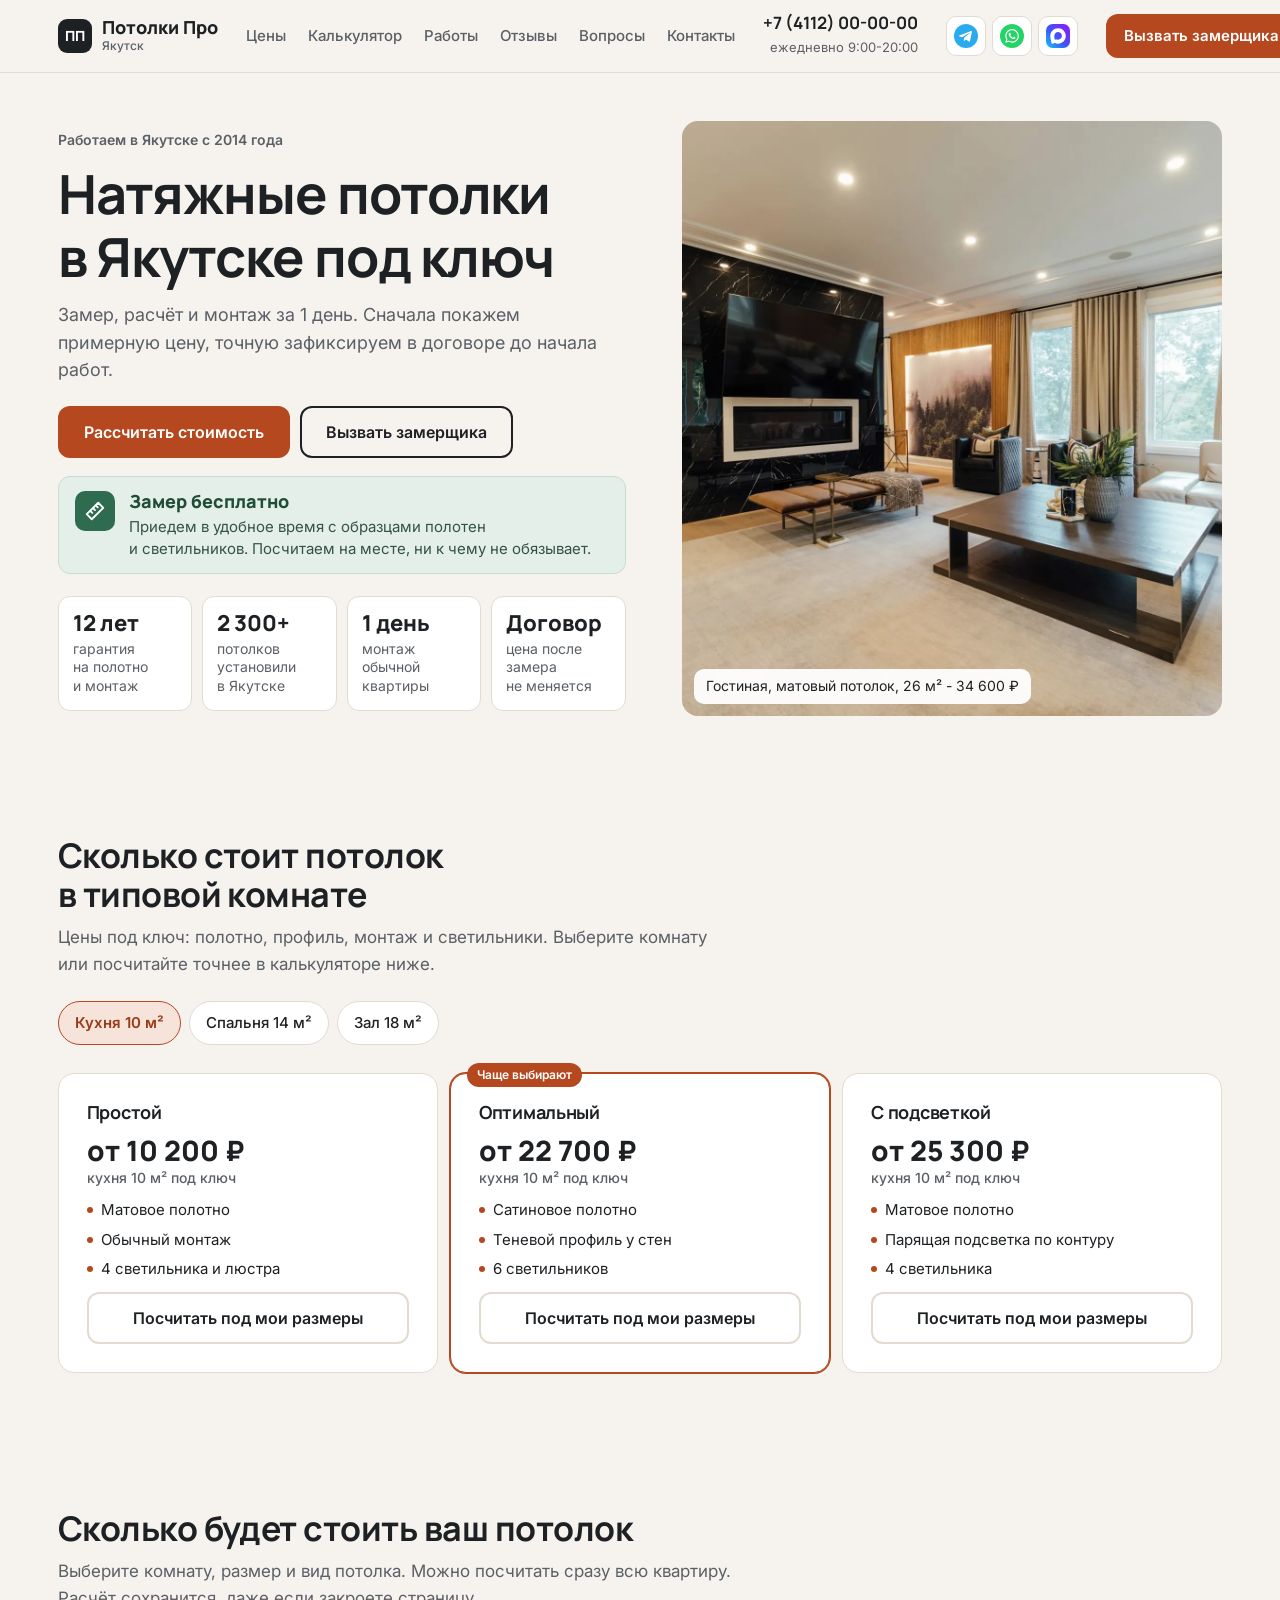
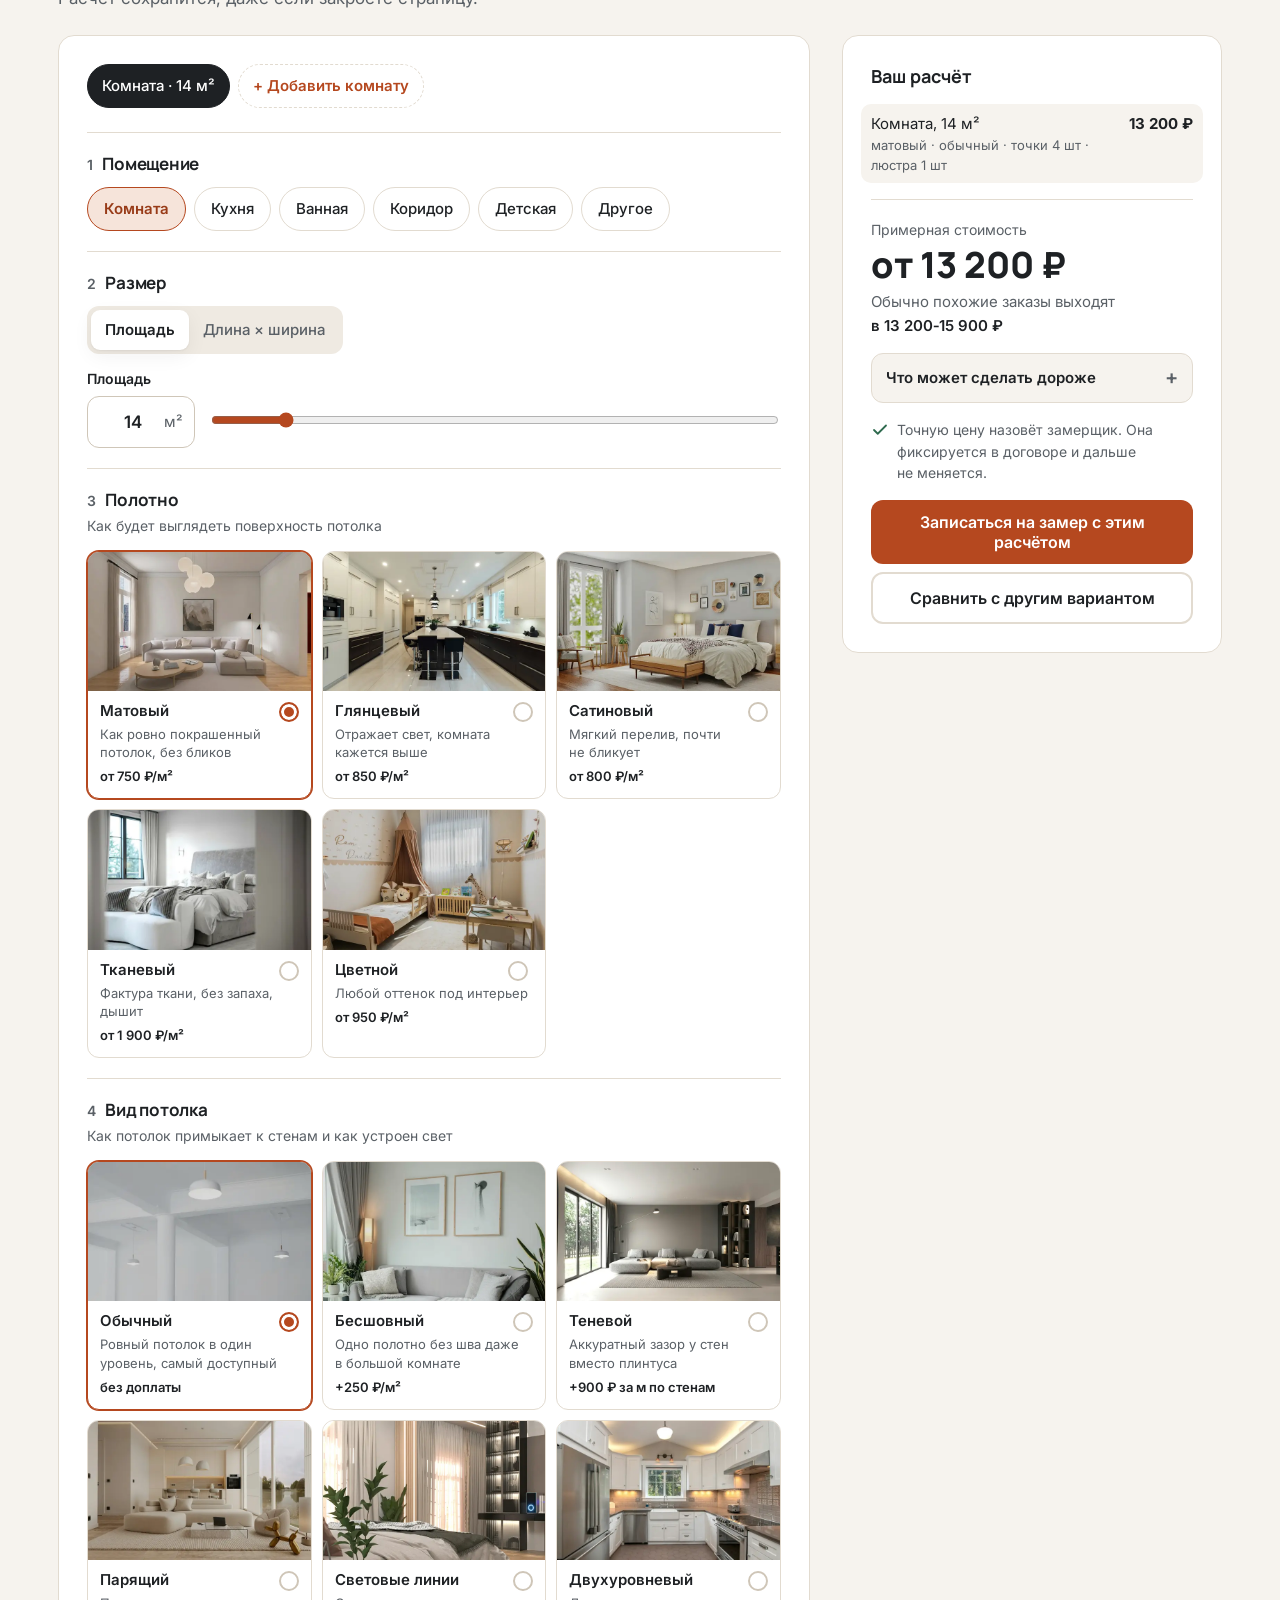
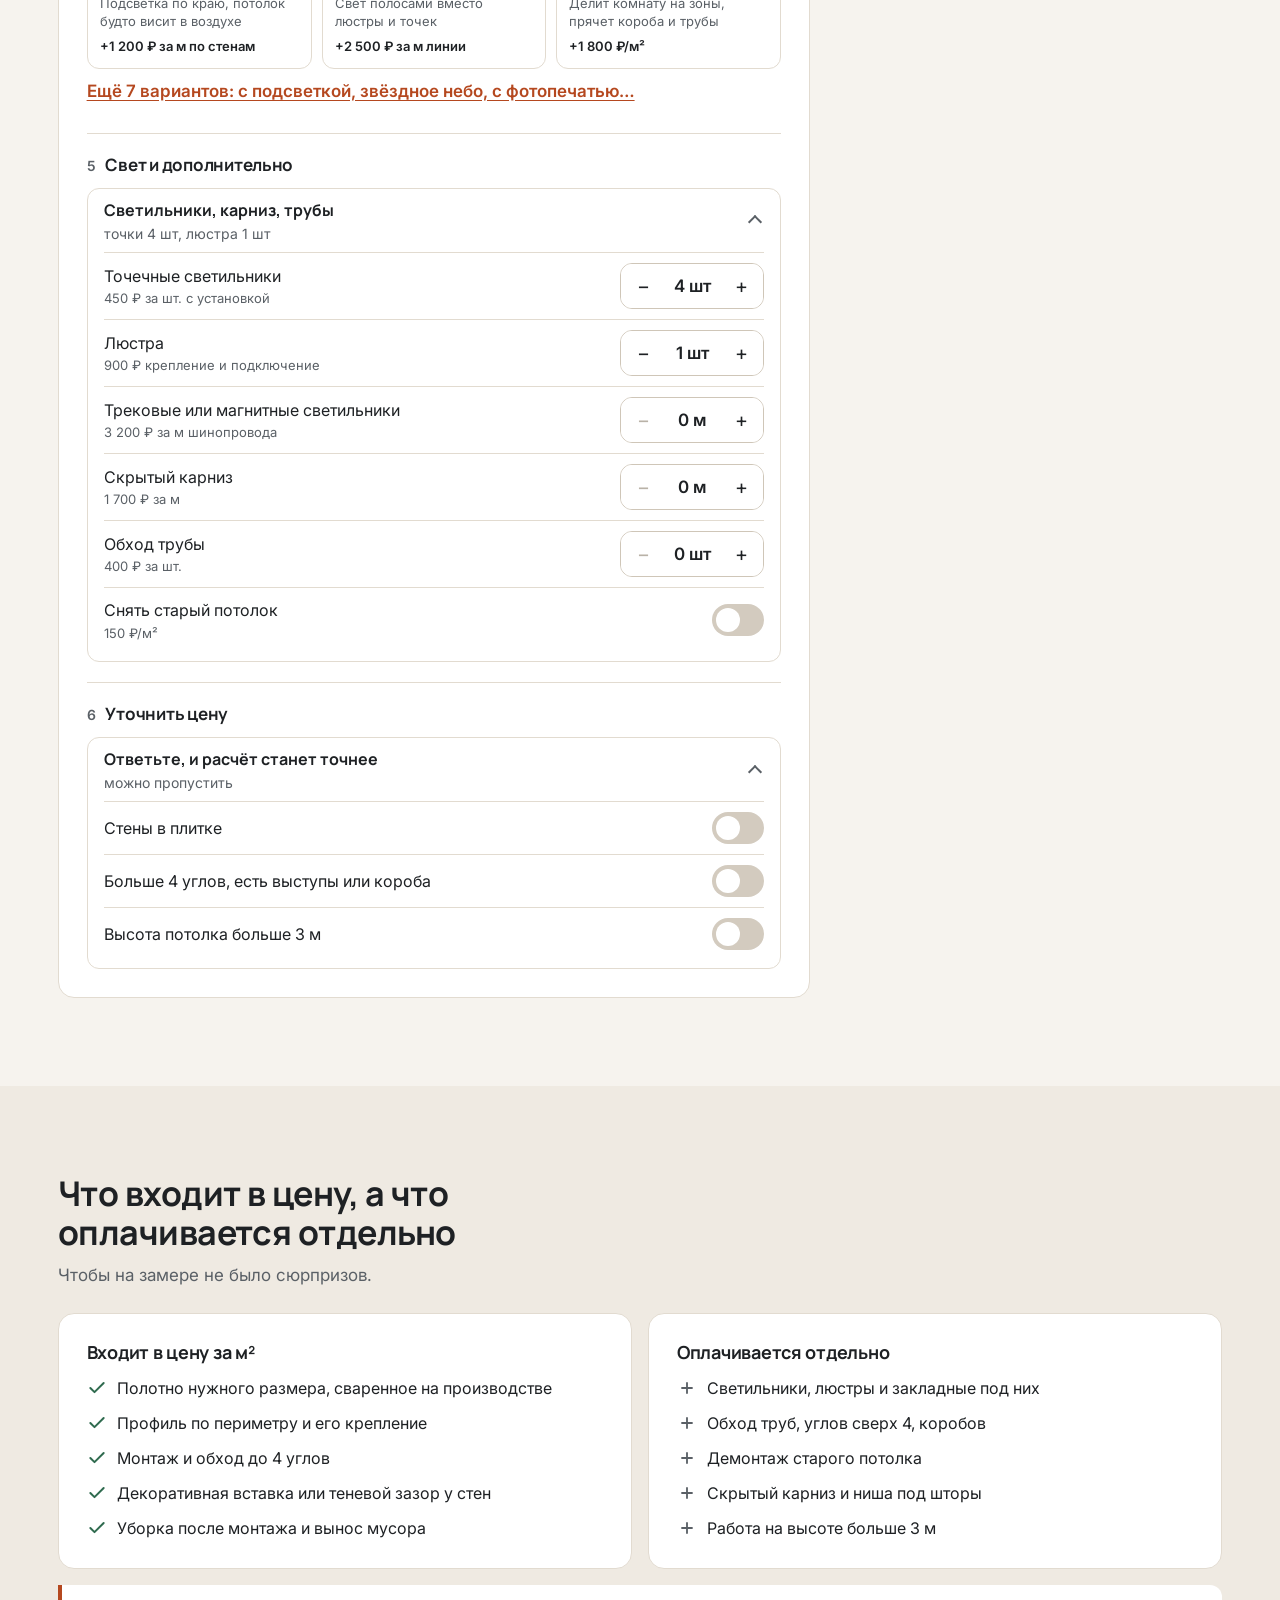
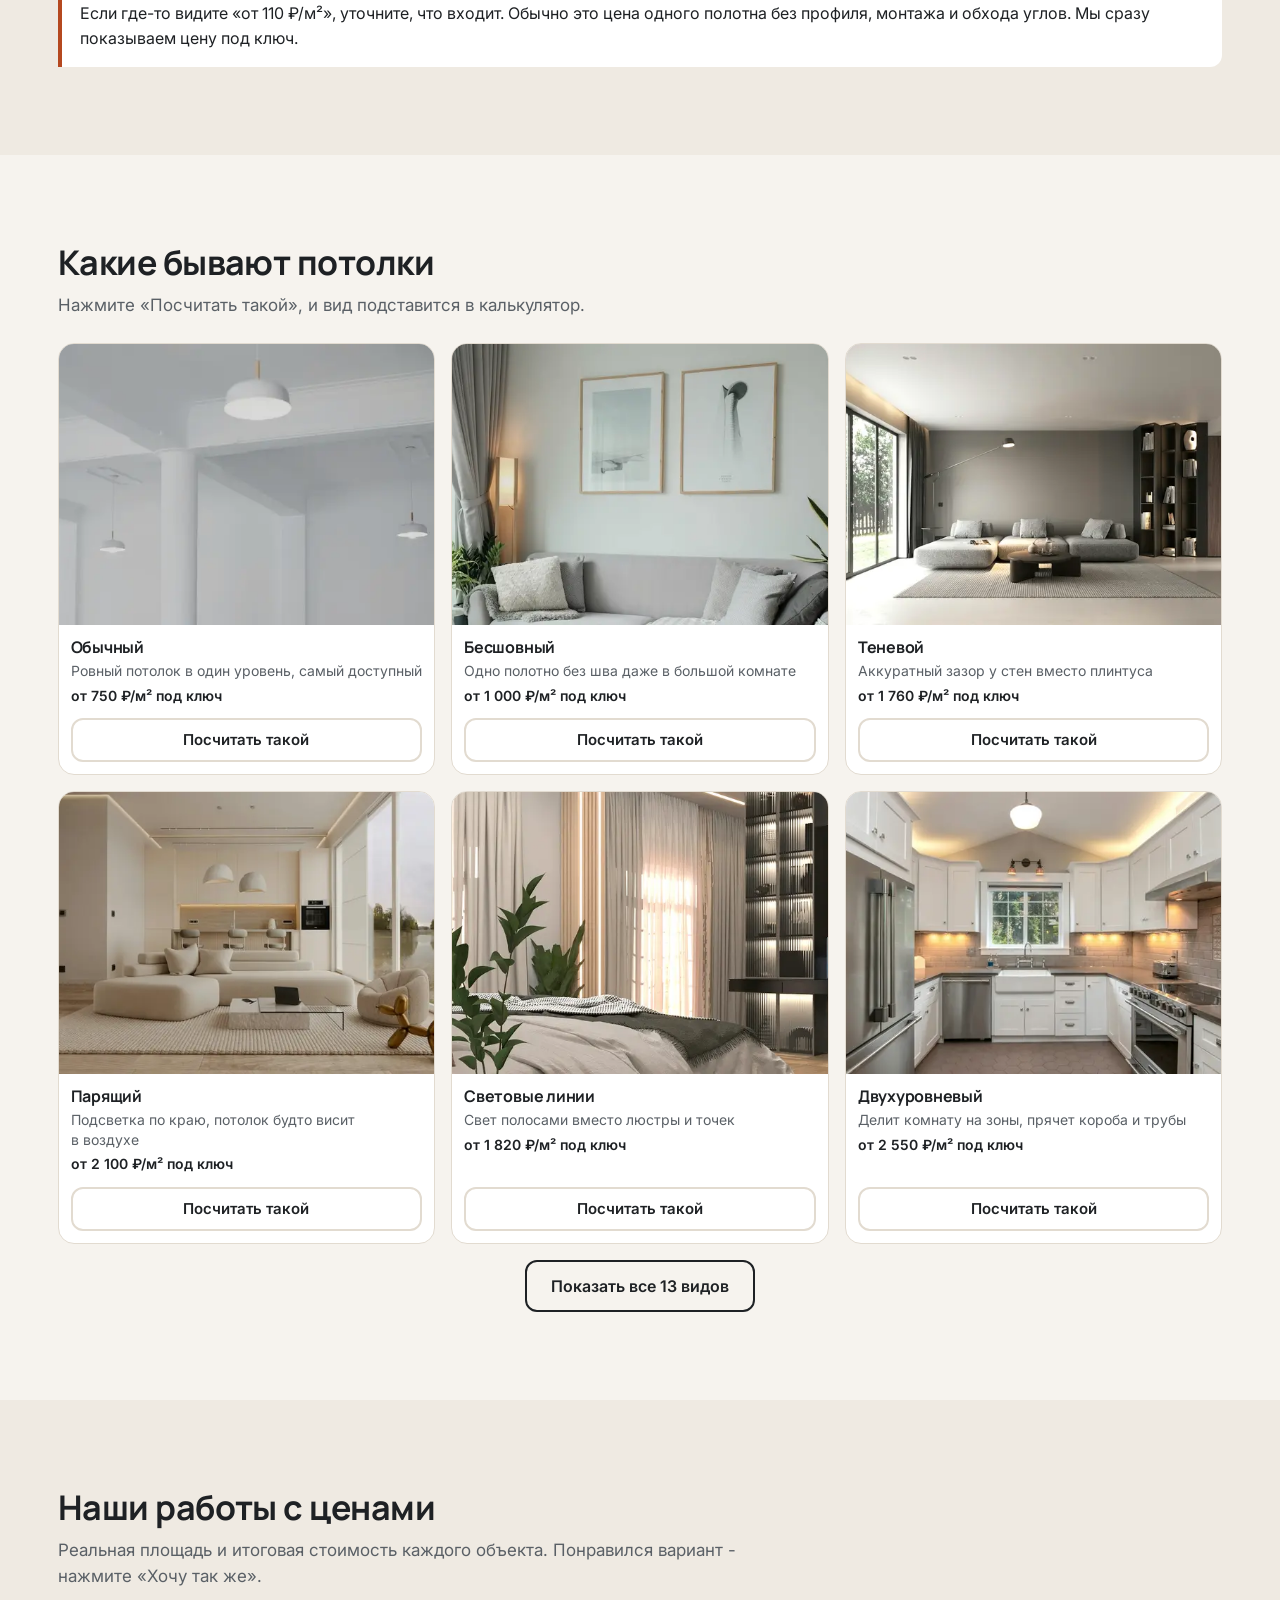
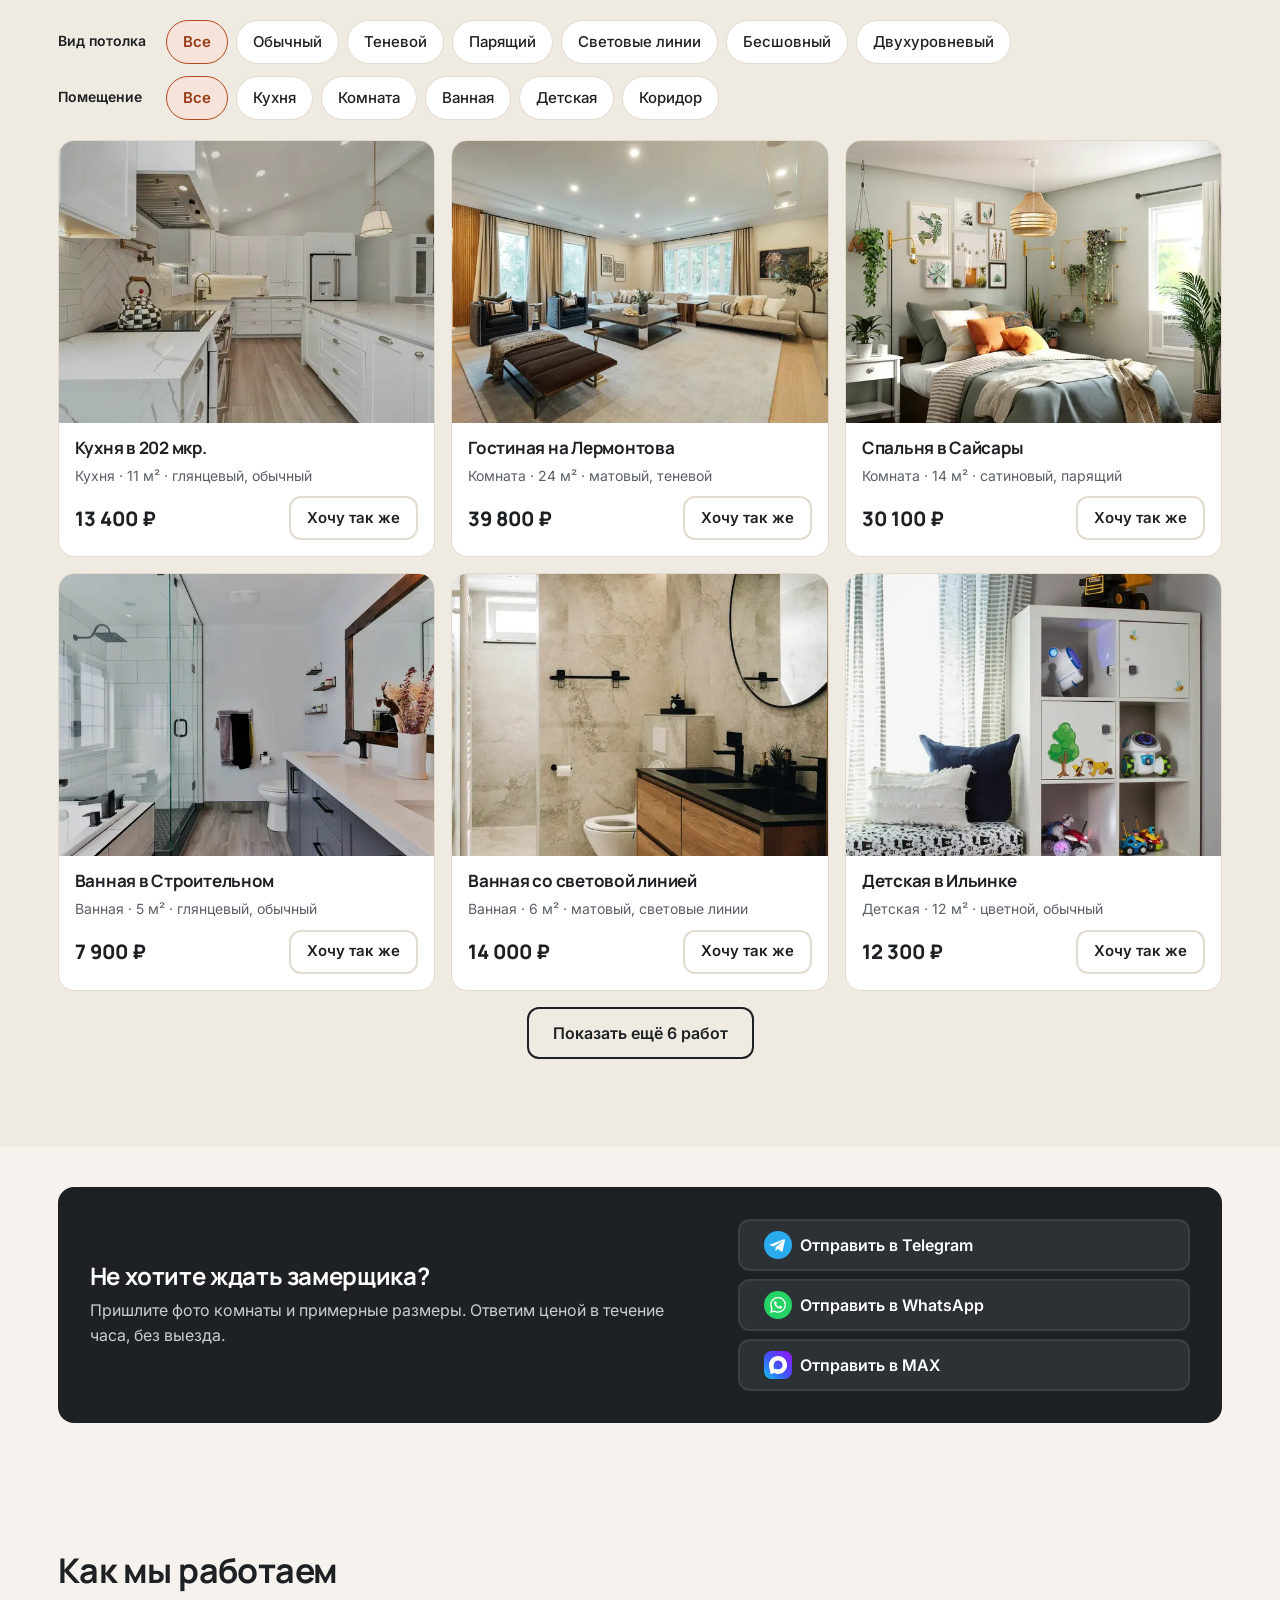
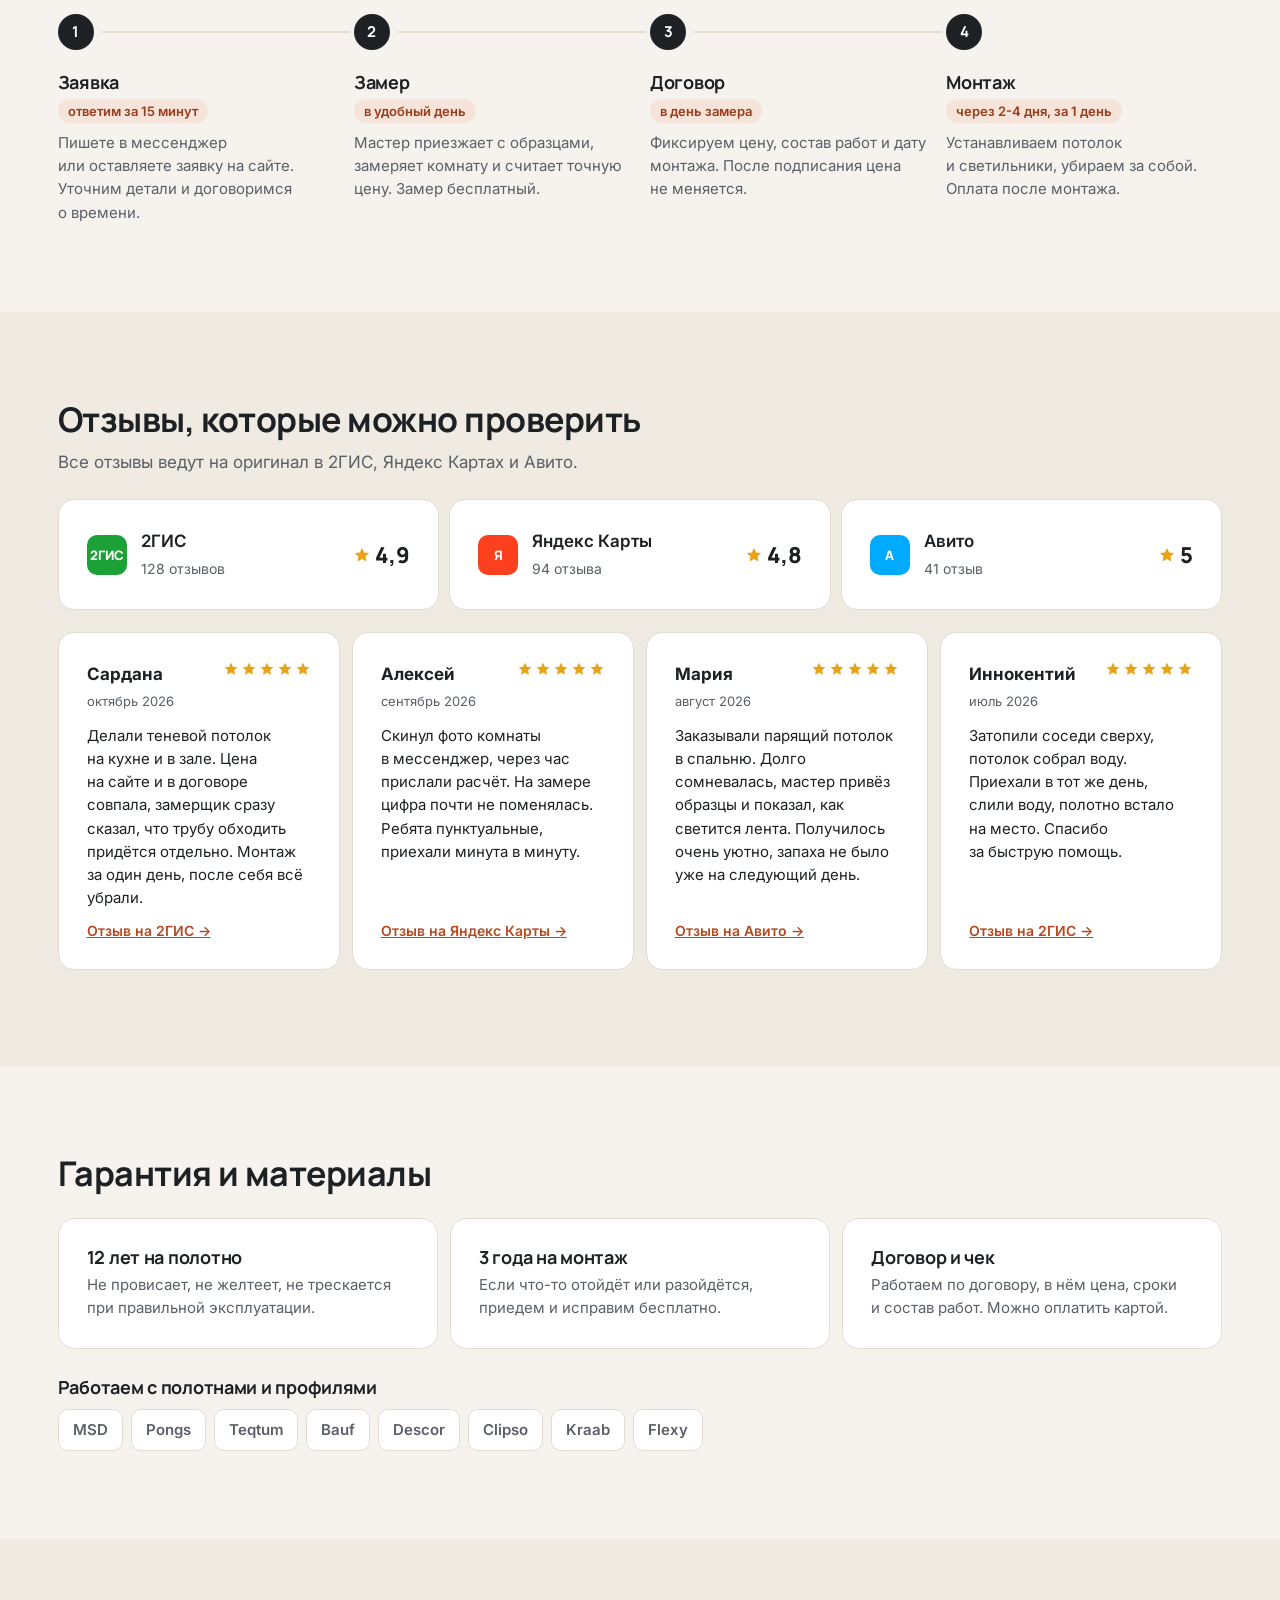
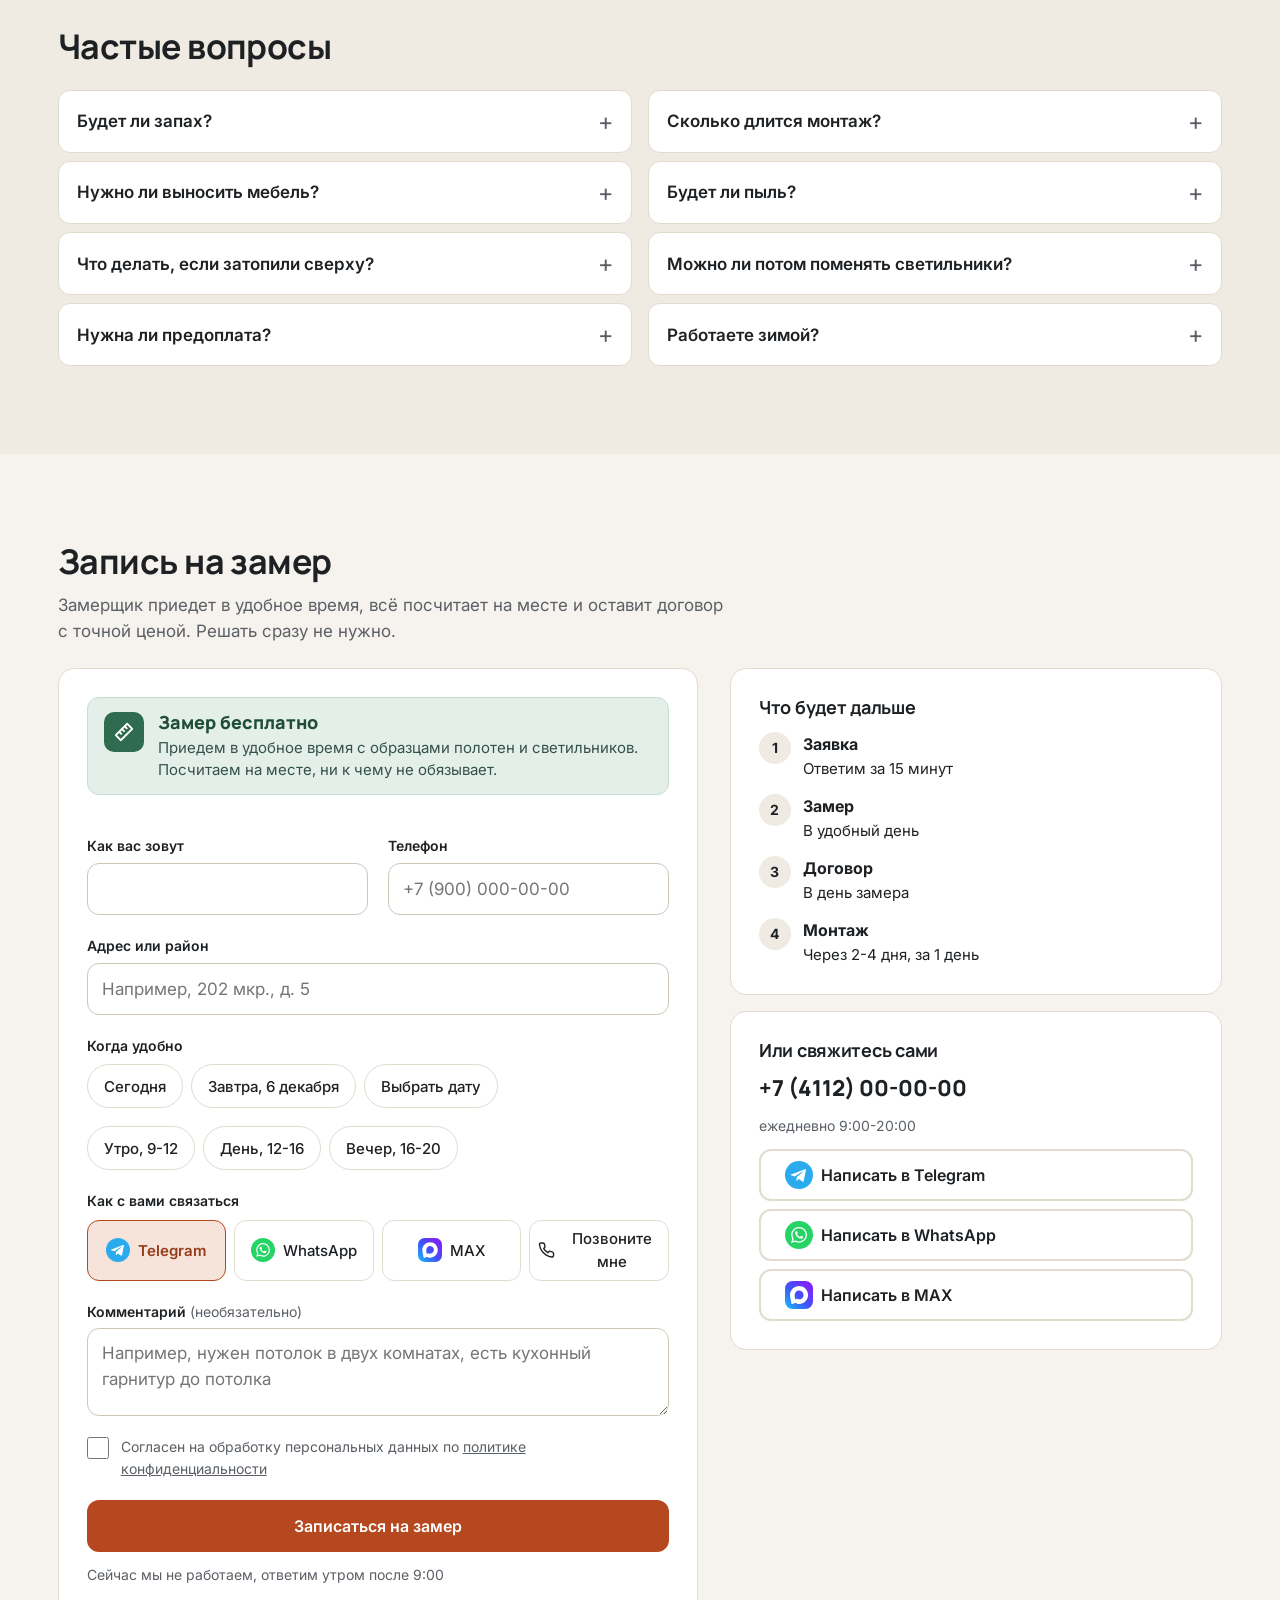
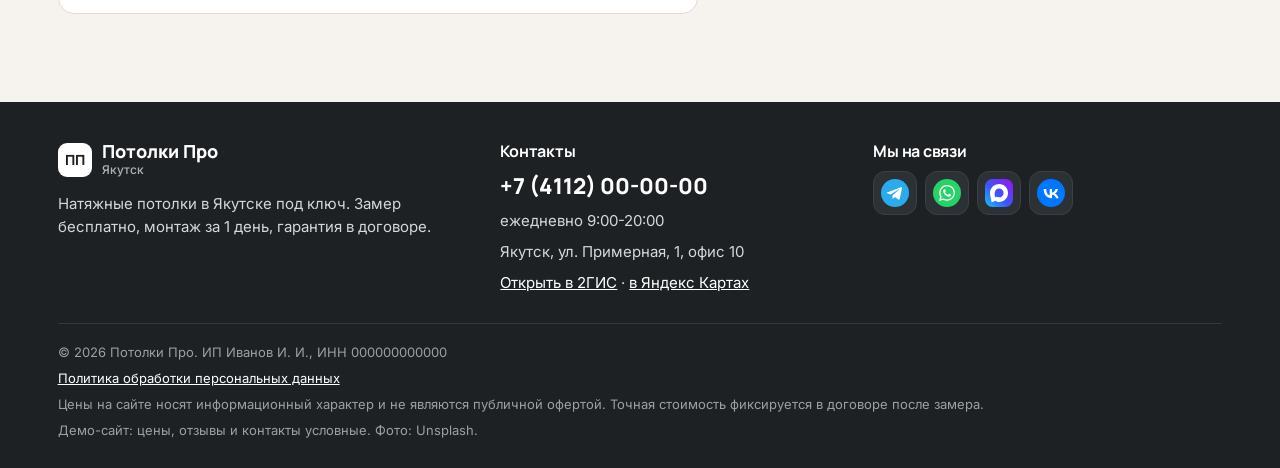
<file: index.html>
<!doctype html>
<html lang="ru">
<head>
<meta charset="utf-8">
<meta name="viewport" content="width=device-width, initial-scale=1, viewport-fit=cover">
<!-- SEO: эти строки читают поисковики и соцсети, поменяйте их под клиента (JS они не выполняют) -->
<title>Натяжные потолки в Якутске под ключ - Потолки Про</title>
<meta name="description" content="Натяжные потолки в Якутске: онлайн-расчёт цены за минуту, бесплатный замер, монтаж за 1 день. Цена фиксируется в договоре. Гарантия 12 лет.">
<link rel="canonical" href="https://potolki-demo.github.io/">
<meta property="og:type" content="website">
<meta property="og:locale" content="ru_RU">
<meta property="og:title" content="Натяжные потолки в Якутске под ключ - Потолки Про">
<meta property="og:description" content="Посчитайте цену онлайн и запишитесь на бесплатный замер. Монтаж за 1 день.">
<meta property="og:image" content="https://potolki-demo.github.io/img/og.jpg">
<meta property="og:url" content="https://potolki-demo.github.io/">
<meta name="theme-color" content="#F6F3EE">
<link rel="icon" href="img/favicon.svg" type="image/svg+xml">
<link rel="apple-touch-icon" href="img/icon-180.png">
<link rel="manifest" href="manifest.webmanifest">
<meta name="robots" content="noindex"><!-- демо: не индексировать. Для боевого сайта удалить эту строку -->
<!-- конец SEO-блока -->
<link rel="preconnect" href="https://fonts.googleapis.com">
<link rel="preconnect" href="https://fonts.gstatic.com" crossorigin>
<link rel="preload" as="image" href="img/hero-800.webp" media="(max-width: 1023px)">
<link rel="preload" as="image" href="img/hero-1400.webp" media="(min-width: 1024px)">
<script src="config.js?v=4"></script>
<script>
  /* Цвета и шрифты из config.js применяем до отрисовки, чтобы не было мигания */
  (function () {
    var t = (window.SITE_CONFIG || {}).theme || {}, r = document.documentElement.style;
    var map = { accent: "--accent", accentHover: "--accent-hover", accentSoft: "--accent-soft", bg: "--bg", surface2: "--surface-2", text: "--text" };
    for (var k in map) if (t[k]) r.setProperty(map[k], t[k]);
    var h = t.fontHead || "Manrope", b = t.fontBody || "Inter";
    r.setProperty("--font-head", '"' + h + '", system-ui, sans-serif');
    r.setProperty("--font-body", '"' + b + '", system-ui, sans-serif');
    var fams = [h + ":wght@600;700;800"]; if (b !== h) fams.push(b + ":wght@400;500;600");
    var l = document.createElement("link"); l.rel = "stylesheet";
    l.href = "https://fonts.googleapis.com/css2?" + fams.map(function (f) { return "family=" + f.replace(/ /g, "+"); }).join("&") + "&display=swap";
    document.head.appendChild(l);
  })();
</script>
<link rel="stylesheet" href="styles.css?v=4">
</head>
<body>
<a class="skip" href="#calc">Перейти к калькулятору</a>

<header class="header" id="header"></header>

<main id="main">
  <section class="hero" id="top"></section>
  <section class="section section--tight" id="prices" aria-labelledby="prices-h"></section>
  <section class="section" id="calc" aria-labelledby="calc-h"></section>
  <section class="section section--alt" id="included" aria-labelledby="included-h"></section>
  <section class="section" id="types" aria-labelledby="types-h"></section>
  <section class="section section--alt" id="works" aria-labelledby="works-h"></section>
  <section class="section section--tight" id="photo-calc"></section>
  <section class="section" id="steps" aria-labelledby="steps-h"></section>
  <section class="section section--alt" id="reviews" aria-labelledby="reviews-h"></section>
  <section class="section" id="guarantee" aria-labelledby="guarantee-h"></section>
  <section class="section section--alt" id="faq" aria-labelledby="faq-h"></section>
  <section class="section" id="booking" aria-labelledby="booking-h"></section>
</main>

<footer class="footer" id="footer"></footer>

<div class="sticky-bar" id="sticky-bar" hidden></div>

<dialog class="lightbox" id="lightbox" aria-label="Фото работы">
  <form method="dialog"><button class="lightbox__close" aria-label="Закрыть">×</button></form>
  <img alt="">
  <p class="lightbox__cap"></p>
</dialog>

<div class="toast" id="toast" role="status" aria-live="polite"></div>

<noscript><p style="padding:20px;text-align:center">Для расчёта стоимости включите JavaScript или позвоните нам.</p></noscript>
<script src="app.js?v=4" defer></script>
</body>
</html>
</file>
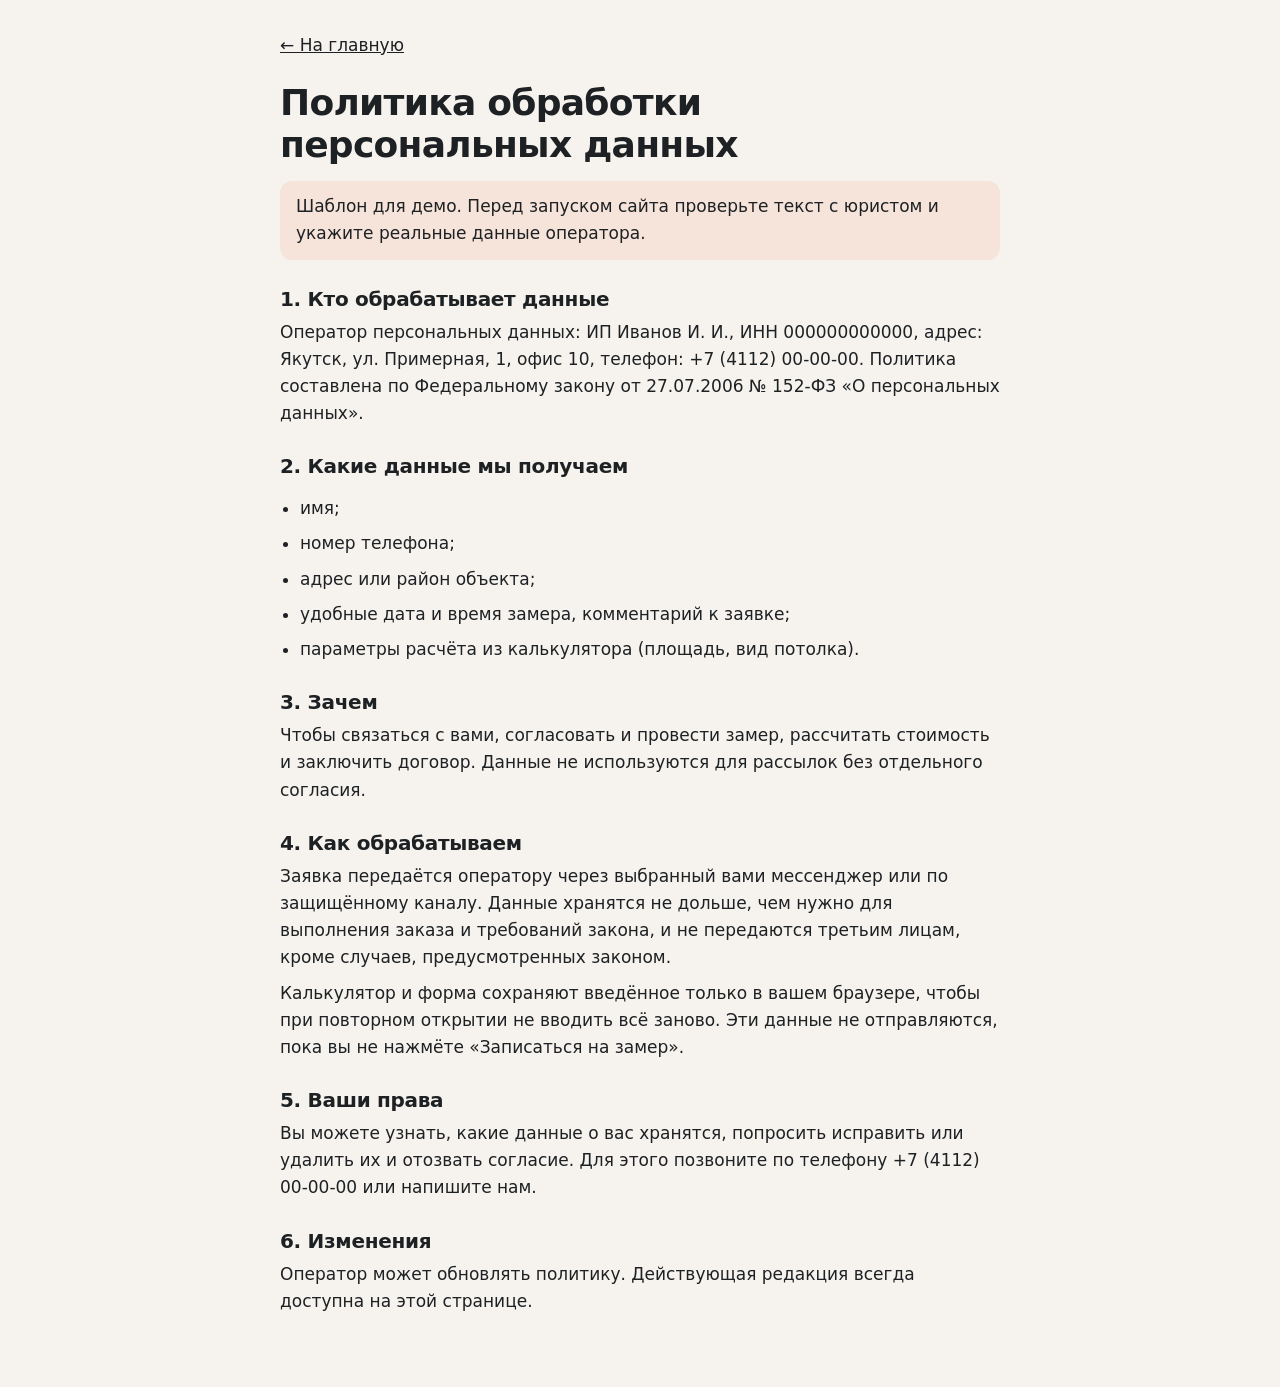
<file: privacy.html>
<!doctype html>
<html lang="ru">
<head>
<meta charset="utf-8">
<meta name="viewport" content="width=device-width, initial-scale=1">
<title>Политика обработки персональных данных</title>
<meta name="robots" content="noindex">
<link rel="icon" href="img/favicon.svg" type="image/svg+xml">
<script src="config.js"></script>
<link rel="stylesheet" href="styles.css">
<style>
  .doc { max-width: 760px; margin: 0 auto; padding: 32px 20px 64px; }
  .doc h1 { font-size: clamp(26px, 5vw, 36px); margin-bottom: 8px; }
  .doc h2 { font-size: 20px; margin: 28px 0 8px; }
  .doc p, .doc li { line-height: 1.6; margin-bottom: 8px; }
  .doc ul { padding-left: 20px; }
  .doc .back { display: inline-block; margin-bottom: 24px; }
  .doc .warn { padding: 12px 16px; border-radius: 12px; background: var(--accent-soft); margin: 16px 0; }
</style>
</head>
<body>
<main class="doc">
  <a class="back" href="./">← На главную</a>
  <h1>Политика обработки персональных данных</h1>
  <p class="warn">Шаблон для демо. Перед запуском сайта проверьте текст с юристом и укажите реальные данные оператора.</p>

  <h2>1. Кто обрабатывает данные</h2>
  <p>Оператор персональных данных: <span data-c="legal"></span>, адрес: <span data-c="address"></span>, телефон: <span data-c="phone"></span>. Политика составлена по Федеральному закону от 27.07.2006 № 152-ФЗ «О персональных данных».</p>

  <h2>2. Какие данные мы получаем</h2>
  <ul>
    <li>имя;</li>
    <li>номер телефона;</li>
    <li>адрес или район объекта;</li>
    <li>удобные дата и время замера, комментарий к заявке;</li>
    <li>параметры расчёта из калькулятора (площадь, вид потолка).</li>
  </ul>

  <h2>3. Зачем</h2>
  <p>Чтобы связаться с вами, согласовать и провести замер, рассчитать стоимость и заключить договор. Данные не используются для рассылок без отдельного согласия.</p>

  <h2>4. Как обрабатываем</h2>
  <p>Заявка передаётся оператору через выбранный вами мессенджер или по защищённому каналу. Данные хранятся не дольше, чем нужно для выполнения заказа и требований закона, и не передаются третьим лицам, кроме случаев, предусмотренных законом.</p>
  <p>Калькулятор и форма сохраняют введённое только в вашем браузере, чтобы при повторном открытии не вводить всё заново. Эти данные не отправляются, пока вы не нажмёте «Записаться на замер».</p>

  <h2>5. Ваши права</h2>
  <p>Вы можете узнать, какие данные о вас хранятся, попросить исправить или удалить их и отозвать согласие. Для этого позвоните по телефону <span data-c="phone"></span> или напишите нам.</p>

  <h2>6. Изменения</h2>
  <p>Оператор может обновлять политику. Действующая редакция всегда доступна на этой странице.</p>
</main>
<script>
  (function () {
    var c = (window.SITE_CONFIG || {}).company || {};
    var t = (window.SITE_CONFIG || {}).theme || {};
    if (t.accentSoft) document.documentElement.style.setProperty("--accent-soft", t.accentSoft);
    var v = { legal: c.legal, address: c.address, phone: c.phone, date: new Date().toLocaleDateString("ru-RU", { day: "numeric", month: "long", year: "numeric" }) };
    document.querySelectorAll("[data-c]").forEach(function (el) { el.textContent = v[el.getAttribute("data-c")] || "-"; });
    if (c.name) document.title = "Политика обработки персональных данных - " + c.name;
  })();
</script>
</body>
</html>
</file>
<file: styles.css>
/* Цвета и шрифты задаются в config.js (theme), здесь только значения по умолчанию */
:root {
  --bg: #F6F3EE;
  --surface: #FFFFFF;
  --surface-2: #EFEAE2;
  --line: #E2DBD0;
  --line-strong: #CFC6B8;
  --text: #1E2124;
  --muted: #5A6066;
  --accent: #B5481F;
  --accent-hover: #983B18;
  --accent-soft: #F6E4DA;
  --ok: #2F6B4F;
  --ok-soft: #E3EFE8;
  --error: #B42318;
  --radius: 16px;
  --radius-sm: 12px;
  --font-head: "Manrope", system-ui, sans-serif;
  --font-body: "Inter", system-ui, sans-serif;
  --shadow: 0 1px 2px rgba(30, 33, 36, .06), 0 6px 20px rgba(30, 33, 36, .06);
  --header-h: 60px;
}

*, *::before, *::after { box-sizing: border-box; }
html { -webkit-text-size-adjust: 100%; scroll-behavior: smooth; scroll-padding-top: calc(var(--header-h) + 12px); }
body { margin: 0; background: var(--bg); color: var(--text); font: 400 16px/1.55 var(--font-body); }
body.has-bar { padding-bottom: 76px; }
img { max-width: 100%; display: block; }
h1, h2, h3 { font-family: var(--font-head); line-height: 1.15; margin: 0; letter-spacing: -0.015em; text-wrap: balance; }
h1 { font-size: 34px; font-weight: 700; letter-spacing: -0.02em; }
h2 { font-size: 28px; font-weight: 800; }
h3 { font-size: 18px; font-weight: 700; }
p { margin: 0; }
a { color: inherit; }
button { font: inherit; color: inherit; }
:focus-visible { outline: 3px solid var(--accent); outline-offset: 2px; border-radius: 6px; }
[hidden] { display: none !important; }
.visually-hidden { position: absolute !important; width: 1px; height: 1px; overflow: hidden; clip: rect(0 0 0 0); white-space: nowrap; }
.skip { position: absolute; left: 12px; top: -60px; z-index: 100; background: var(--text); color: #fff; padding: 10px 14px; border-radius: 10px; }
.skip:focus { top: 12px; }

.container { width: 100%; max-width: 1200px; margin: 0 auto; padding: 0 20px; }
.section { padding: 56px 0; }
.section--tight { padding: 32px 0; }
.section--alt { background: var(--surface-2); }
.section__head { max-width: 680px; margin-bottom: 24px; }
.section__head p { color: var(--muted); margin-top: 10px; font-size: 17px; }
.muted { color: var(--muted); }
.small { font-size: 14px; }
.panel { background: var(--surface); border: 1px solid var(--line); border-radius: var(--radius); padding: 20px; min-width: 0; }

/* ---------- Кнопки ---------- */
.btn {
  display: inline-flex; align-items: center; justify-content: center; gap: 8px;
  min-height: 52px; padding: 10px 24px; border-radius: 12px; border: 2px solid transparent;
  font: 600 16px/1.25 var(--font-body); text-decoration: none; text-align: center; cursor: pointer;
  transition: background-color .18s, border-color .18s, color .18s;
}
.btn--primary { background: var(--accent); color: #fff; }
.btn--primary:hover { background: var(--accent-hover); }
.btn--ghost { background: transparent; border-color: var(--text); }
.btn--ghost:hover { background: var(--text); color: #fff; }
.btn--light { background: var(--surface); border-color: var(--line); }
.btn--light:hover { border-color: var(--text); }
.btn--block { width: 100%; }
.btn--sm { min-height: 44px; padding: 8px 16px; font-size: 15px; }
.link-btn { background: none; border: 0; padding: 0; min-height: 44px; color: var(--accent); font-weight: 600; cursor: pointer; text-decoration: underline; text-underline-offset: 3px; }
.link-btn:hover { color: var(--accent-hover); }

/* ---------- Иконки мессенджеров ---------- */
.mi { display: inline-grid; place-items: center; width: 24px; height: 24px; border-radius: 50%; flex: none; color: #fff; }
.mi svg { width: 100%; height: 100%; display: block; }
.mi--lg { width: 28px; height: 28px; }
.socials { display: flex; gap: 8px; flex-wrap: wrap; }
.social { width: 44px; height: 44px; border-radius: 12px; display: grid; place-items: center; background: var(--surface); border: 1px solid var(--line); transition: border-color .18s; }
.social:hover { border-color: var(--text); }
.social .mi { width: 28px; height: 28px; }

/* ---------- Шапка ---------- */
.header { position: sticky; top: 0; z-index: 40; background: rgba(246, 243, 238, .97); border-bottom: 1px solid var(--line); }
.header__row { display: flex; align-items: center; gap: 12px; height: var(--header-h); }
.logo { display: flex; align-items: center; gap: 10px; text-decoration: none; font: 800 18px/1 var(--font-head); white-space: nowrap; }
.logo__mark { width: 34px; height: 34px; border-radius: 9px; background: var(--text); display: grid; place-items: center; color: #fff; font-size: 14px; flex: none; }
.logo__img { height: 36px; width: auto; }
.logo__city { display: block; font: 500 12px/1.2 var(--font-body); color: var(--muted); margin-top: 3px; }
.nav { display: none; }
.header__contacts { display: none; }
.header__msg { display: none; }
.header__actions { margin-left: auto; display: flex; gap: 8px; align-items: center; }
.icon-btn { width: 44px; height: 44px; border-radius: 12px; border: 1px solid var(--line); background: var(--surface); display: grid; place-items: center; cursor: pointer; text-decoration: none; }
.icon-btn svg { width: 20px; height: 20px; }
.header__cta { display: none; }
.mnav { border-top: 1px solid var(--line); background: var(--bg); padding: 8px 20px 20px; }
.mnav a.mnav__link { display: flex; align-items: center; min-height: 48px; text-decoration: none; font-size: 17px; font-weight: 500; border-bottom: 1px solid var(--line); }
.mnav__bottom { display: grid; gap: 12px; margin-top: 16px; }
.mnav__phone { font: 700 20px var(--font-head); text-decoration: none; }

/* ---------- Первый экран ---------- */
.hero { padding: 24px 0 40px; }
.hero__grid { display: grid; gap: 24px; }
.hero__eyebrow { display: inline-block; font-size: 14px; font-weight: 600; color: var(--muted); margin-bottom: 12px; }
.hero__lead { font-size: 18px; color: var(--muted); margin-top: 14px; max-width: 34em; }
.hero__cta { display: grid; gap: 10px; margin-top: 22px; }
.measure {
  display: flex; gap: 14px; align-items: flex-start; margin-top: 18px;
  background: var(--ok-soft); border: 1px solid #C7DDD0; border-radius: var(--radius-sm); padding: 14px 16px;
}
.measure__icon { width: 40px; height: 40px; border-radius: 10px; background: var(--ok); color: #fff; display: grid; place-items: center; flex: none; }
.measure__icon svg { width: 22px; height: 22px; }
.measure__title { font: 800 18px/1.2 var(--font-head); color: #1F4D37; display: block; }
.measure__text { font-size: 15px; color: #35524A; margin-top: 3px; display: block; line-height: 1.45; }
.facts { display: grid; grid-template-columns: 1fr 1fr; gap: 10px; margin: 22px 0 0; padding: 0; list-style: none; }
.fact { background: var(--surface); border: 1px solid var(--line); border-radius: var(--radius-sm); padding: 14px; }
.fact__num { font: 800 22px/1.1 var(--font-head); display: block; white-space: nowrap; }
.fact__txt { font-size: 14px; color: var(--muted); display: block; margin-top: 4px; line-height: 1.35; }
.hero__media { position: relative; border-radius: var(--radius); overflow: hidden; background: var(--surface-2); aspect-ratio: 4 / 3; }
.hero__media img { width: 100%; height: 100%; object-fit: cover; }
.photo-cap { position: absolute; left: 12px; bottom: 12px; right: 12px; width: fit-content; max-width: calc(100% - 24px); background: rgba(255, 255, 255, .94); border-radius: 10px; padding: 8px 12px; font-size: 14px; line-height: 1.35; }

/* ---------- Чипы, переключатели ---------- */
.chips { display: flex; flex-wrap: wrap; gap: 8px; margin-top: 12px; }
.chip { min-height: 44px; padding: 8px 16px; border-radius: 999px; border: 1px solid var(--line); background: var(--surface); font-size: 15px; font-weight: 500; cursor: pointer; display: inline-flex; align-items: center; gap: 6px; transition: border-color .18s, background-color .18s; text-align: left; }
.chip:hover { border-color: var(--text); }
.chip:disabled { opacity: .45; cursor: not-allowed; text-decoration: line-through; }
.chip:disabled:hover { border-color: var(--line); }
.chip[aria-pressed="true"] { background: var(--accent-soft); border-color: var(--accent); color: var(--accent-hover); font-weight: 600; }
.chips--scroll { flex-wrap: nowrap; overflow-x: auto; margin-left: -20px; margin-right: -20px; padding: 0 20px 4px; scrollbar-width: none; }
.chips--scroll::-webkit-scrollbar { display: none; }
.chips--scroll .chip { flex: none; white-space: nowrap; }
.segmented { display: inline-flex; padding: 4px; background: var(--surface-2); border-radius: 12px; margin-top: 12px; }
.segmented button { min-height: 40px; padding: 0 14px; border: 0; border-radius: 9px; background: transparent; font-size: 15px; font-weight: 500; color: var(--muted); cursor: pointer; }
.segmented button[aria-pressed="true"] { background: var(--surface); color: var(--text); font-weight: 600; box-shadow: var(--shadow); }

/* ---------- Готовые наборы ---------- */
.sets { display: flex; gap: 12px; overflow-x: auto; scroll-snap-type: x mandatory; margin: 16px -20px 0; padding: 4px 20px 8px; scrollbar-width: none; }
.sets::-webkit-scrollbar { display: none; }
.set { flex: 0 0 82%; scroll-snap-align: center; display: flex; flex-direction: column; gap: 12px; position: relative; }
.set--popular { border-color: var(--accent); box-shadow: 0 0 0 1px var(--accent); }
.set__badge { position: absolute; top: -11px; left: 16px; background: var(--accent); color: #fff; font-size: 12px; font-weight: 600; padding: 3px 10px; border-radius: 999px; }
.set__price { font: 800 28px/1.1 var(--font-head); }
.set__price small { font: 500 14px var(--font-body); color: var(--muted); display: block; margin-top: 4px; }
.set ul { margin: 0; padding: 0; list-style: none; display: grid; gap: 6px; font-size: 15px; }
.set li { display: flex; gap: 8px; }
.set li::before { content: ""; width: 6px; height: 6px; border-radius: 50%; background: var(--accent); margin-top: 9px; flex: none; }
.set .btn { margin-top: auto; }

/* ---------- Калькулятор ---------- */
.calc { display: grid; grid-template-columns: minmax(0, 1fr); gap: 20px; align-items: start; }
.rooms { display: flex; gap: 8px; overflow-x: auto; margin: 0 -20px; padding: 0 20px 4px; scrollbar-width: none; }
.rooms::-webkit-scrollbar { display: none; }
.room-tab { flex: none; min-height: 44px; padding: 0 14px; border-radius: 999px; border: 1px solid var(--line); background: var(--surface); font-size: 15px; font-weight: 500; cursor: pointer; white-space: nowrap; }
.room-tab[aria-selected="true"] { background: var(--text); border-color: var(--text); color: #fff; }
.room-tab--add { border-style: dashed; color: var(--accent); font-weight: 600; }
.step { padding-top: 20px; margin-top: 20px; border-top: 1px solid var(--line); }
.step:first-of-type { border-top: 0; margin-top: 4px; }
.step__title { font: 700 17px/1.3 var(--font-head); display: flex; gap: 10px; align-items: baseline; margin: 0; }
.step__n { color: var(--muted); font-weight: 600; font-size: 14px; font-family: var(--font-body); }
.step__hint { color: var(--muted); font-size: 14px; margin-top: 4px; }
.size-row { display: flex; align-items: flex-end; gap: 10px; margin-top: 14px; flex-wrap: wrap; }
.size-area { display: flex; align-items: center; gap: 14px; margin-top: 14px; }
.range { flex: 1; accent-color: var(--accent); height: 44px; min-width: 0; }
.field { display: grid; gap: 6px; align-content: start; }
.field label, .field__label { font-size: 14px; font-weight: 600; }
.field__opt { font-weight: 400; color: var(--muted); }
.input { min-height: 52px; width: 100%; padding: 0 14px; border: 1px solid var(--line-strong); border-radius: 12px; background: #fff; font: 400 17px var(--font-body); color: var(--text); }
textarea.input { padding: 12px 14px; min-height: 88px; resize: vertical; line-height: 1.5; }
.input:focus { outline: 3px solid var(--accent-soft); border-color: var(--accent); }
.input--num { width: 108px; text-align: center; font-weight: 600; padding-right: 30px; }
.input-unit { position: relative; }
.input-unit span { position: absolute; right: 12px; top: 50%; transform: translateY(-50%); color: var(--muted); font-size: 15px; pointer-events: none; }
.size-x { font-size: 20px; color: var(--muted); padding-bottom: 13px; }
.size-total { padding-bottom: 14px; }
.size-total b { font-family: var(--font-head); font-size: 18px; }
.field__error { color: var(--error); font-size: 14px; }
.input[aria-invalid="true"] { border-color: var(--error); }

/* Карточки с фото */
.options { display: grid; grid-auto-flow: column; grid-auto-columns: 44%; gap: 10px; overflow-x: auto; scroll-snap-type: x proximity; margin: 14px -20px 0; padding: 2px 20px 6px; scrollbar-width: none; }
.options::-webkit-scrollbar { display: none; }
.option { text-align: left; padding: 0; border: 1px solid var(--line); border-radius: 12px; background: var(--surface); cursor: pointer; overflow: hidden; display: flex; flex-direction: column; scroll-snap-align: start; transition: border-color .18s, box-shadow .18s; }
.option:hover { border-color: #B9AE9E; }
.option[aria-pressed="true"] { border-color: var(--accent); box-shadow: 0 0 0 1px var(--accent); }
.option img { width: 100%; aspect-ratio: 16 / 10; object-fit: cover; background: var(--surface-2); }
.option__body { padding: 10px 12px 12px; display: grid; gap: 3px; }
.option__title { font-weight: 600; font-size: 15px; display: flex; justify-content: space-between; gap: 6px; line-height: 1.3; }
.option__check { width: 20px; height: 20px; border-radius: 50%; border: 2px solid var(--line-strong); flex: none; margin-top: 1px; }
.option[aria-pressed="true"] .option__check { border-color: var(--accent); background: var(--accent); box-shadow: inset 0 0 0 3px #fff; }
.option__desc { font-size: 13px; color: var(--muted); line-height: 1.4; }
.option__price { font-size: 13px; font-weight: 600; margin-top: 2px; }
.scroll-hint { font-size: 13px; color: var(--muted); margin-top: 6px; }

/* Раскрывающиеся группы (допы, уточнения) */
.group { border: 1px solid var(--line); border-radius: 12px; margin-top: 12px; background: var(--surface); }
.group > summary { min-height: 56px; display: flex; align-items: center; gap: 12px; padding: 8px 16px; cursor: pointer; list-style: none; }
.group > summary::-webkit-details-marker { display: none; }
.group > summary::after { content: ""; width: 10px; height: 10px; border-right: 2px solid var(--muted); border-bottom: 2px solid var(--muted); transform: rotate(45deg); margin: -4px 4px 0 auto; transition: transform .18s; flex: none; }
.group[open] > summary::after { transform: rotate(225deg); margin-top: 4px; }
.group__title { font: 700 16px/1.3 var(--font-head); }
.group__sum { display: block; font: 400 14px/1.35 var(--font-body); color: var(--muted); margin-top: 2px; }
.group__body { padding: 0 16px 8px; }
.extra { display: flex; align-items: center; justify-content: space-between; gap: 12px; padding: 10px 0; border-top: 1px solid var(--line); }
.extra__name { font-size: 16px; cursor: default; }
.extra__price { display: block; font-size: 13px; color: var(--muted); }
.stepper { display: inline-flex; align-items: center; border: 1px solid var(--line-strong); border-radius: 12px; overflow: hidden; flex: none; }
.stepper button { width: 44px; height: 44px; border: 0; background: var(--surface); font-size: 20px; cursor: pointer; }
.stepper button:hover { background: var(--surface-2); }
.stepper button:disabled { color: #B9B2A7; cursor: default; background: var(--surface); }
.stepper output { min-width: 54px; text-align: center; font-weight: 600; }
.switch { position: relative; width: 52px; height: 32px; flex: none; }
.switch input { position: absolute; opacity: 0; inset: 0; margin: 0; cursor: pointer; z-index: 1; }
.switch span { position: absolute; inset: 0; background: #D3CBBF; border-radius: 999px; transition: background-color .18s; }
.switch span::after { content: ""; position: absolute; left: 4px; top: 4px; width: 24px; height: 24px; border-radius: 50%; background: #fff; transition: transform .18s; }
.switch input:checked + span { background: var(--accent); }
.switch input:checked + span::after { transform: translateX(20px); }
.switch input:focus-visible + span { outline: 3px solid var(--accent); outline-offset: 2px; }
.room-remove { margin-top: 16px; color: var(--muted); }

/* Результат */
.result { display: grid; grid-template-columns: minmax(0, 1fr); gap: 16px; }
.result__title { font: 700 18px var(--font-head); }
.result__rooms { list-style: none; margin: 0; padding: 0; display: grid; gap: 4px; }
.result__room { display: flex; justify-content: space-between; gap: 12px; font-size: 15px; padding: 8px 10px; margin: 0 -10px; border-radius: 10px; cursor: pointer; border: 0; background: none; text-align: left; width: calc(100% + 20px); }
.result__room:hover { background: var(--bg); }
.result__room[aria-current="true"] { background: var(--bg); }
.result__room small { display: block; color: var(--muted); font-size: 13px; }
.result__room b { white-space: nowrap; }
.result__total { border-top: 1px solid var(--line); padding-top: 16px; }
.result__from { font: 800 36px/1.1 var(--font-head); display: block; margin-top: 2px; }
.result__range { font-size: 15px; color: var(--muted); margin-top: 6px; }
.result__range b { color: var(--text); font-weight: 600; }
.details { border: 1px solid var(--line); border-radius: 12px; background: var(--bg); }
.details summary { min-height: 48px; display: flex; align-items: center; justify-content: space-between; padding: 0 14px; cursor: pointer; font-weight: 600; font-size: 15px; list-style: none; }
.details summary::-webkit-details-marker { display: none; }
.details summary::after { content: "+"; font-size: 20px; color: var(--muted); }
.details[open] summary::after { content: "−"; }
.details ul { margin: 0; padding: 0 14px 14px 32px; font-size: 14px; color: var(--muted); display: grid; gap: 4px; }
.note { font-size: 14px; color: var(--muted); display: flex; gap: 8px; }
.note svg { flex: none; width: 18px; height: 18px; margin-top: 2px; color: var(--ok); }
.result__actions { display: grid; gap: 8px; }
.compare { border: 1px dashed var(--line-strong); border-radius: 12px; padding: 14px; display: grid; gap: 12px; }
.compare__cols { display: grid; grid-template-columns: 1fr 1fr; gap: 10px; }
.compare__col { background: var(--bg); border-radius: 10px; padding: 10px; font-size: 14px; }
.compare__col b { display: block; font: 800 18px/1.2 var(--font-head); margin-top: 4px; }
.compare__col--b { background: var(--accent-soft); }
.compare select { width: 100%; min-height: 44px; border: 1px solid var(--line-strong); border-radius: 10px; padding: 0 10px; background: #fff; font-size: 15px; margin-top: 4px; }
.compare__diff { font-size: 14px; font-weight: 600; }
.compare__actions { display: flex; gap: 8px; flex-wrap: wrap; }

/* ---------- Что входит ---------- */
.incl { display: grid; gap: 16px; }
.incl ul { list-style: none; margin: 14px 0 0; padding: 0; display: grid; gap: 10px; }
.incl li { display: flex; gap: 10px; font-size: 16px; }
.incl li svg { width: 20px; height: 20px; flex: none; margin-top: 2px; }
.incl__yes svg { color: var(--ok); }
.incl__no svg { color: var(--muted); }
.cheap { background: var(--surface); border-left: 4px solid var(--accent); border-radius: 0 var(--radius-sm) var(--radius-sm) 0; padding: 16px 18px; font-size: 16px; max-width: 760px; }

/* ---------- Виды потолков ---------- */
.types { display: grid; grid-template-columns: 1fr 1fr; gap: 12px; }
.type { display: flex; flex-direction: column; overflow: hidden; padding: 0; }
.type img { width: 100%; aspect-ratio: 4 / 3; object-fit: cover; background: var(--surface-2); }
.type__body { padding: 12px; display: grid; gap: 4px; flex: 1; align-content: start; }
.type__title { font: 700 16px/1.25 var(--font-head); }
.type__desc { font-size: 14px; color: var(--muted); line-height: 1.4; }
.type__price { font-size: 14px; font-weight: 600; }
.type__btn { margin: 0 12px 12px; }
.more-row { margin-top: 16px; text-align: center; }

/* ---------- Галерея ---------- */
.filters { display: grid; gap: 2px; margin-bottom: 16px; }
.works { display: grid; grid-template-columns: 1fr; gap: 16px; }
.work { overflow: hidden; padding: 0; display: flex; flex-direction: column; }
.work__img { position: relative; border: 0; padding: 0; cursor: zoom-in; display: block; width: 100%; background: var(--surface-2); }
.work__img img { width: 100%; aspect-ratio: 4 / 3; object-fit: cover; }
.work__body { padding: 14px 16px 16px; display: grid; gap: 6px; flex: 1; align-content: start; }
.work__title { font: 700 17px/1.3 var(--font-head); }
.work__meta { font-size: 14px; color: var(--muted); }
.work__price { font: 800 20px var(--font-head); }
.work__foot { display: flex; align-items: center; justify-content: space-between; gap: 12px; margin-top: 4px; }
.empty { color: var(--muted); padding: 20px 0; }

/* ---------- Фото для расчёта ---------- */
.photo-cta { background: var(--text); color: #fff; border-radius: var(--radius); padding: 24px 20px; display: grid; gap: 16px; }
.photo-cta h2 { font-size: 24px; }
.photo-cta p { color: #C9CDD1; font-size: 16px; margin-top: 8px; max-width: 36em; }
.photo-cta__btns { display: grid; gap: 8px; }
.photo-cta .btn { background: #2C3135; color: #fff; border-color: #3A4045; justify-content: flex-start; }
.photo-cta .btn:hover { background: #3A4045; }

/* ---------- Шаги ---------- */
.steps { list-style: none; margin: 0; padding: 0; display: grid; gap: 0; counter-reset: s; }
.steps li { position: relative; padding: 0 0 24px 52px; }
.steps li::before { counter-increment: s; content: counter(s); position: absolute; left: 0; top: 0; width: 36px; height: 36px; border-radius: 50%; background: var(--text); color: #fff; display: grid; place-items: center; font: 700 15px var(--font-head); }
.steps li::after { content: ""; position: absolute; left: 17px; top: 40px; bottom: 4px; width: 2px; background: var(--line); }
.steps li:last-child::after { display: none; }
.steps h3 { font-size: 18px; padding-top: 6px; }
.steps__time { display: inline-block; font-size: 13px; font-weight: 600; color: var(--accent-hover); background: var(--accent-soft); border-radius: 999px; padding: 2px 10px; margin-top: 6px; }
.steps p { color: var(--muted); margin-top: 8px; font-size: 15px; }

/* ---------- Отзывы ---------- */
.rsites { display: grid; gap: 10px; margin-bottom: 20px; }
.rsite { display: flex; align-items: center; gap: 14px; text-decoration: none; padding: 14px 16px; transition: border-color .18s; }
.rsite:hover { border-color: var(--text); }
.rsite__logo { width: 40px; height: 40px; border-radius: 10px; display: grid; place-items: center; font: 800 13px var(--font-head); color: #fff; flex: none; }
.rsite__name { font-weight: 600; }
.rsite__meta { font-size: 14px; color: var(--muted); }
.rsite__rating { margin-left: auto; font: 800 22px var(--font-head); display: flex; align-items: center; gap: 4px; }
.rsite__rating svg { width: 18px; height: 18px; color: #E8A317; }
.reviews { display: flex; gap: 12px; overflow-x: auto; scroll-snap-type: x mandatory; margin: 0 -20px; padding: 2px 20px 8px; scrollbar-width: none; }
.reviews::-webkit-scrollbar { display: none; }
.review { flex: 0 0 86%; scroll-snap-align: center; display: flex; flex-direction: column; gap: 10px; }
.review__head { display: flex; justify-content: space-between; gap: 10px; }
.review__name { font-weight: 700; }
.review__date { font-size: 13px; color: var(--muted); }
.review__stars { display: flex; gap: 2px; color: #E8A317; }
.review__stars svg { width: 16px; height: 16px; }
.review p { font-size: 15px; line-height: 1.55; }
.review a { margin-top: auto; font-size: 14px; font-weight: 600; color: var(--accent); }

/* ---------- Гарантия ---------- */
.guar { display: grid; gap: 12px; }
.guar__item h3 { font-size: 18px; }
.guar__item p { color: var(--muted); margin-top: 6px; font-size: 15px; }
.brands { display: flex; flex-wrap: wrap; gap: 8px; margin-top: 12px; }
.brand { padding: 8px 14px; border: 1px solid var(--line); border-radius: 10px; background: var(--surface); font-weight: 600; font-size: 15px; color: var(--muted); }

/* ---------- FAQ ---------- */
.faq { display: grid; gap: 8px; max-width: 820px; }
.faq details { background: var(--surface); border: 1px solid var(--line); border-radius: var(--radius-sm); }
.faq summary { min-height: 56px; display: flex; align-items: center; justify-content: space-between; gap: 16px; padding: 12px 18px; cursor: pointer; font-weight: 600; font-size: 17px; list-style: none; }
.faq summary::-webkit-details-marker { display: none; }
.faq summary::after { content: "+"; font-size: 24px; font-weight: 400; color: var(--muted); flex: none; }
.faq details[open] summary::after { content: "−"; }
.faq p { padding: 0 18px 18px; color: var(--muted); max-width: 68ch; }

/* ---------- Запись ---------- */
.booking { display: grid; grid-template-columns: minmax(0, 1fr); gap: 20px; align-items: start; }
.form { display: grid; gap: 20px; }
.form .measure { margin-top: 0; }
.attached { display: flex; gap: 12px; align-items: flex-start; justify-content: space-between; background: var(--accent-soft); border-radius: 12px; padding: 12px 16px; font-size: 15px; }
.attached b { display: block; }
.attached .link-btn { color: var(--accent-hover); font-size: 14px; min-height: 32px; }
.form__row { display: grid; gap: 20px; }
.channels { display: grid; grid-template-columns: 1fr 1fr; gap: 8px; margin-top: 2px; }
.channel { min-height: 52px; border: 1px solid var(--line); border-radius: 12px; background: var(--surface); font-size: 15px; font-weight: 500; cursor: pointer; display: flex; align-items: center; justify-content: center; gap: 8px; padding: 6px 8px; }
.channel:hover { border-color: var(--text); }
.channel[aria-pressed="true"] { border-color: var(--accent); background: var(--accent-soft); color: var(--accent-hover); font-weight: 600; }
.consent { display: flex; gap: 12px; align-items: flex-start; font-size: 14px; color: var(--muted); }
.consent input { width: 22px; height: 22px; margin: 1px 0 0; accent-color: var(--accent); flex: none; }
.aside { display: grid; gap: 16px; }
.next-steps { list-style: none; padding: 0; margin: 14px 0 0; display: grid; gap: 14px; counter-reset: n; }
.next-steps li { display: grid; grid-template-columns: 32px 1fr; gap: 12px; font-size: 15px; }
.next-steps li::before { counter-increment: n; content: counter(n); width: 32px; height: 32px; border-radius: 50%; background: var(--surface-2); display: grid; place-items: center; font-weight: 700; font-size: 14px; }
.next-steps b { display: block; font-size: 16px; }
.contact-card { display: grid; gap: 12px; }
.contact-card__phone { font: 800 22px var(--font-head); text-decoration: none; }
.msg-btns { display: grid; gap: 8px; }
.msg-btn { justify-content: flex-start; }

.done__icon { width: 52px; height: 52px; border-radius: 50%; background: var(--ok-soft); color: var(--ok); display: grid; place-items: center; margin-bottom: 16px; }
.done__icon svg { width: 28px; height: 28px; }
.done h3 { font-size: 24px; }
.done__lead { font-size: 17px; margin-top: 8px; }
.done__list { margin: 10px 0 0; padding-left: 20px; display: grid; gap: 6px; color: var(--muted); }
.done__actions { display: grid; gap: 8px; margin-top: 20px; }
.done__hint { font-size: 14px; color: var(--muted); background: var(--bg); border-radius: 10px; padding: 12px 14px; margin-top: 16px; }

/* ---------- Подвал ---------- */
.footer { background: var(--text); color: #D5D8DB; padding: 40px 0 calc(28px + env(safe-area-inset-bottom)); font-size: 15px; }
.footer a { color: #fff; }
.footer__grid { display: grid; gap: 24px; }
.footer .logo { color: #fff; }
.footer .logo__mark { background: #fff; color: var(--text); }
.footer .logo__city { color: #AEB3B8; }
.footer h3 { color: #fff; font-size: 16px; margin-bottom: 10px; }
.footer__phone { font: 800 22px var(--font-head); text-decoration: none; }
.footer__list { list-style: none; padding: 0; margin: 0; display: grid; gap: 8px; }
.footer .social { background: #2C3135; border-color: #3A4045; }
.footer__bottom { border-top: 1px solid #33383C; margin-top: 28px; padding-top: 18px; font-size: 13px; color: #9AA0A6; display: grid; gap: 6px; }

/* ---------- Плавающая панель ---------- */
.sticky-bar { position: fixed; left: 0; right: 0; bottom: 0; z-index: 35; background: var(--surface); border-top: 1px solid var(--line); padding: 10px 16px calc(10px + env(safe-area-inset-bottom)); display: flex; align-items: center; gap: 10px; box-shadow: 0 -4px 16px rgba(30, 33, 36, .06); transition: transform .2s; }
.sticky-bar.is-hidden { transform: translateY(110%); }
.sticky-bar__price { font-size: 13px; color: var(--muted); line-height: 1.2; min-width: 0; }
.sticky-bar__price b { display: block; font: 800 18px/1.2 var(--font-head); color: var(--text); white-space: nowrap; }
.sticky-bar .btn { min-height: 48px; padding: 8px 16px; }
.sticky-bar .btn:last-child { margin-left: auto; }

/* ---------- Лайтбокс и уведомление ---------- */
.lightbox { border: 0; padding: 0; background: transparent; max-width: min(1100px, 94vw); width: 100%; }
.lightbox::backdrop { background: rgba(20, 22, 24, .85); }
.lightbox img { width: 100%; max-height: 80vh; object-fit: contain; border-radius: 12px; }
.lightbox__cap { color: #fff; margin-top: 10px; text-align: center; }
.lightbox__close { position: absolute; top: 8px; right: 8px; width: 44px; height: 44px; border-radius: 50%; border: 0; background: rgba(255, 255, 255, .92); font-size: 26px; cursor: pointer; z-index: 1; }
.lightbox form { margin: 0; }
.toast { position: fixed; left: 50%; bottom: 96px; transform: translate(-50%, 20px); background: var(--text); color: #fff; padding: 12px 18px; border-radius: 12px; font-size: 15px; opacity: 0; pointer-events: none; transition: opacity .2s, transform .2s; z-index: 60; max-width: calc(100% - 32px); text-align: center; }
.toast.is-on { opacity: 1; transform: translate(-50%, 0); }

/* ================= Планшет ================= */
@media (min-width: 768px) {
  .container { padding: 0 32px; }
  h1 { font-size: 44px; }
  h2 { font-size: 34px; }
  .section { padding: 72px 0; }
  .hero__cta { grid-template-columns: auto auto; justify-content: start; }
  .facts { grid-template-columns: repeat(4, 1fr); }
  .panel { padding: 28px; }
  .rooms, .chips--scroll, .sets, .reviews { margin-left: 0; margin-right: 0; padding-left: 0; padding-right: 0; }
  .options { grid-auto-flow: row; grid-template-columns: repeat(3, 1fr); grid-auto-columns: auto; overflow: visible; margin: 14px 0 0; padding: 0; }
  .scroll-hint { display: none; }
  .sets { display: grid; grid-template-columns: repeat(3, 1fr); overflow: visible; padding-top: 12px; }
  .set { flex: none; }
  .form__row { grid-template-columns: 1fr 1fr; }
  .channels { grid-template-columns: repeat(4, 1fr); }
  .incl { grid-template-columns: 1fr 1fr; }
  .types { grid-template-columns: repeat(3, 1fr); gap: 16px; }
  .works { grid-template-columns: 1fr 1fr; }
  .photo-cta { grid-template-columns: 1.4fr 1fr; align-items: center; padding: 32px; }
  .steps { grid-template-columns: repeat(4, 1fr); gap: 20px; }
  .steps li { padding: 52px 0 0; }
  .steps li::after { left: 44px; right: -16px; top: 17px; bottom: auto; width: auto; height: 2px; }
  .rsites { grid-template-columns: repeat(3, 1fr); }
  .reviews { display: grid; grid-template-columns: 1fr 1fr; overflow: visible; }
  .review { flex: none; }
  .guar { grid-template-columns: repeat(3, 1fr); }
  .footer__grid { grid-template-columns: 1.2fr 1fr 1fr; }
  .compare__actions { flex-wrap: nowrap; }
}

/* ================= ПК ================= */
@media (min-width: 1024px) {
  :root { --header-h: 72px; }
  body { font-size: 17px; }
  body.has-bar { padding-bottom: 0; }
  .container { padding: 0 40px; }
  .section { padding: 88px 0; }
  .section--tight { padding: 40px 0; }
  .header__row { gap: 28px; }
  .nav { display: flex; gap: 22px; font-size: 15px; font-weight: 500; }
  .nav a { text-decoration: none; color: var(--muted); padding: 8px 0; white-space: nowrap; }
  .nav a:hover { color: var(--text); }
  .header__contacts { display: block; text-align: right; margin-left: auto; white-space: nowrap; }
  .header__phone { font: 700 17px/1.2 var(--font-head); text-decoration: none; display: block; }
  .header__hours { font-size: 13px; color: var(--muted); }
  .header__msg { display: flex; gap: 6px; }
  .header__msg a { width: 40px; height: 40px; border-radius: 10px; display: grid; place-items: center; border: 1px solid var(--line); background: var(--surface); }
  .header__msg a:hover { border-color: var(--text); }
  .header__actions { margin-left: 0; }
  .header__actions .icon-btn { display: none; }
  .header__cta { display: inline-flex; white-space: nowrap; }
  .mnav { display: none !important; }
  .hero { padding: 48px 0 80px; }
  .hero__grid { grid-template-columns: 1.05fr 1fr; gap: 56px; align-items: center; }
  h1 { font-size: 50px; }
  .hero__media { aspect-ratio: 10 / 11; }
  .calc { grid-template-columns: minmax(0, 1fr) 380px; gap: 32px; }
  .calc__result { position: sticky; top: calc(var(--header-h) + 20px); }
  /* полотна: 3 в ряд на всех ширинах, в 5 колонок текст не помещается */
  .booking { grid-template-columns: minmax(0, 1.3fr) minmax(0, 1fr); gap: 32px; }
  .types { grid-template-columns: repeat(3, 1fr); }
  .works { grid-template-columns: repeat(3, 1fr); }
  .filters { grid-template-columns: auto 1fr; align-items: center; column-gap: 20px; }
  .filters .chips { margin-top: 6px; }
  .reviews { grid-template-columns: repeat(4, 1fr); }
  .sticky-bar { display: none !important; }
  .toast { bottom: 32px; }
}
@media (min-width: 1024px) and (max-width: 1199px) {
  .header__hours, .header__msg { display: none; }
  .nav { gap: 16px; }
}
@media (min-width: 1280px) { h1 { font-size: 54px; } }
/* Широкие мониторы: контент растёт вместе с экраном, без пустых полей по бокам */
/* ПК: контент тянется на всю ширину экрана, поля по бокам 4-5 % */
@media (min-width: 1280px) {
  .cheap { max-width: none; }
  .faq { max-width: none; grid-template-columns: 1fr 1fr; align-items: start; column-gap: 16px; }
  .container { max-width: 1840px; padding: 0 clamp(40px, 4.5vw, 96px); }
}
@media (min-width: 1440px) {
  h1 { font-size: 62px; }
  .hero__media { aspect-ratio: 5 / 4; }
  .hero__grid { gap: 80px; }
  .hero__lead { font-size: 20px; }
  .calc { grid-template-columns: minmax(0, 1fr) 420px; gap: 40px; }
  .booking { gap: 48px; }
  .section__head { max-width: 760px; }
}
@media (min-width: 1800px) {
  body { font-size: 18px; }
  h1 { font-size: 68px; }
  .calc { grid-template-columns: minmax(0, 1fr) 460px; }
}

@media (prefers-reduced-motion: reduce) {
  *, *::before, *::after { transition: none !important; scroll-behavior: auto !important; }
}

/* ---- правки после проверки ---- */
img { height: auto; }
.hero__media img { height: 100%; }
.panel.work, .panel.type { padding: 0; }
h2 { font-weight: 700; }
.nowrap { white-space: nowrap; }
@media (max-width: 767px) {
  .works { display: flex; overflow-x: auto; scroll-snap-type: x mandatory; margin: 0 -20px; padding: 2px 20px 8px; scrollbar-width: none; gap: 12px; }
  .works::-webkit-scrollbar { display: none; }
  .work { flex: 0 0 84%; scroll-snap-align: center; }
  .work__img img { aspect-ratio: 4 / 3.2; }
}
.calc > .panel:first-child { overflow: hidden; }
@media (min-width: 1024px) and (max-width: 1199px) {
  .container { padding: 0 28px; }
  .header__row { gap: 18px; }
  .nav { gap: 14px; font-size: 14px; }
  .nav a:nth-child(4), .nav a:nth-child(5) { display: none; }
  .header__cta { padding: 8px 14px; }
}
.mi { border-radius: 0; }
</file>
